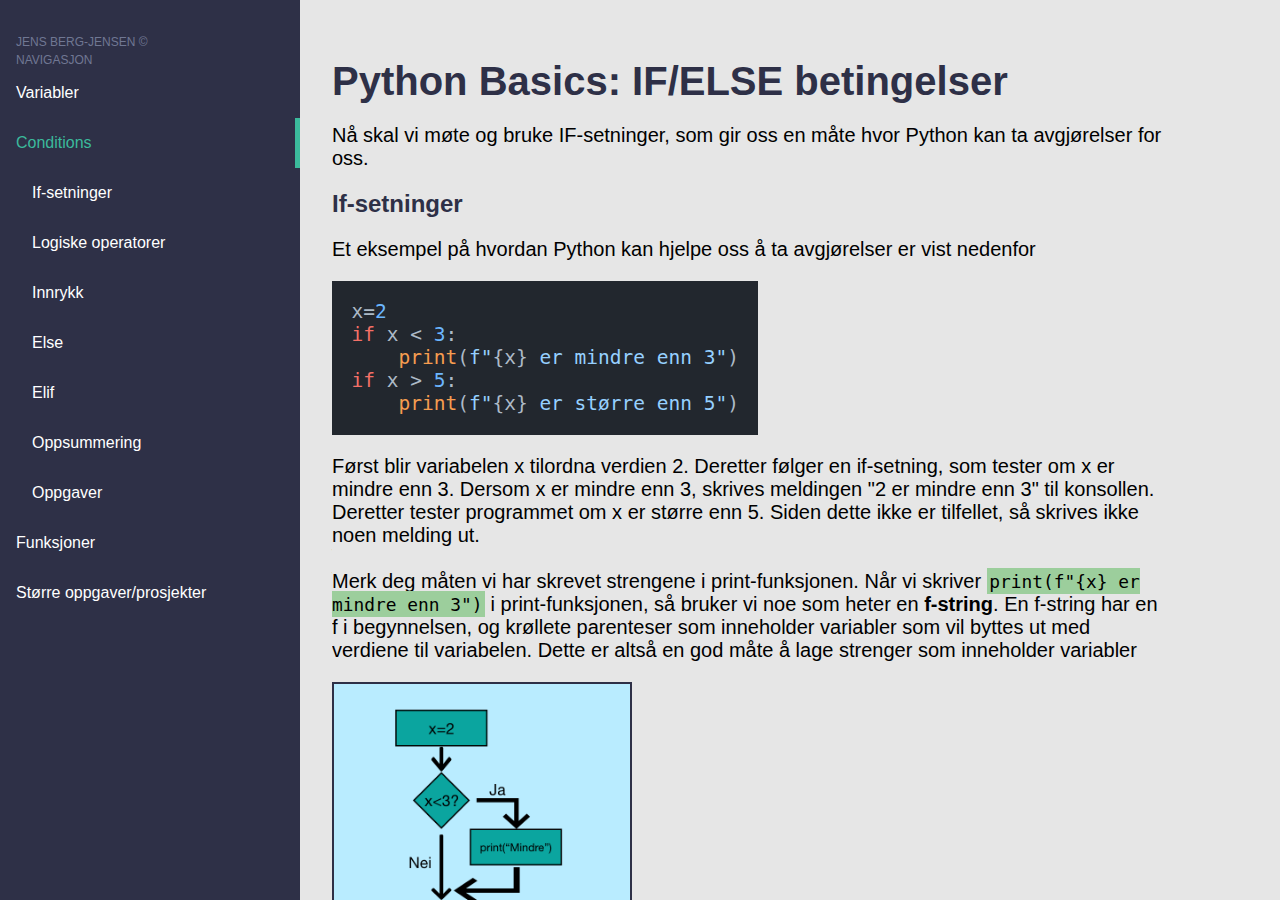
<file: kurs/conditionsside.html>
<!DOCTYPE html>
<html lang="en">
    <head>
        <meta charset="utf-8">
        <meta name="viewport" content="width=device-width, initial-scale=1" />
        <title>Python | Betingelser</title>
        <link rel="stylesheet" href="../styles/style.css">
        <link rel="stylesheet" href="../styles/sidebar.css">
        <link rel="stylesheet" href="../styles/content.css">
        <link rel="stylesheet" href="../styles/highlight/styles/github-dark-dimmed.min.css">
    </head>
    <body>
        <div id="container">
            <div class="menu-toggle">
                <div class="hamburger">
                    <span></span>
                </div>
            </div>
            <aside class="sidebar">
                <span class="menutitle">Jens Berg-Jensen &#169;</span><br>
                <span class="menutitle">Navigasjon</span>  
                <nav class="menu">
                    <ul>
                        <li><a href="variablerside.html" class="menu-item">Variabler</a></li>
                        <li><a href="conditionsside.html" class="menu-item is-active">Conditions</a>
                            <ul>
                                <li><a href="#if-setninger" class="menu-item-sub">If-setninger</a></li>
                                <li><a href="#logiskeoperatorer" class="menu-item-sub">Logiske operatorer</a></li>
                                <li><a href="#innrykk" class="menu-item-sub">Innrykk</a></li>
                                <li><a href="#else" class="menu-item-sub">Else</a></li>
                                <li><a href="#elif" class="menu-item-sub">Elif</a></li>
                                <li><a href="#oppsummering" class="menu-item-sub">Oppsummering</a></li>
                                <li><a href="#oppgaver" class="menu-item-sub">Oppgaver</a></li>


                            </ul>
                        </li>
                    </ul>
                    <a href="funksjoner.html" class="menu-item">Funksjoner</a>
                    <a href="prosjekter.html" class="menu-item">Større oppgaver/prosjekter</a>
                </nav>

            </aside>
            <main class="content">
                <div class="inner">
                    <header> 
                        <span class="headertitle" id="headertitle">Python Basics: IF/ELSE betingelser</span>
                        <span class="headertext">Nå skal vi møte og bruke IF-setninger, som gir oss en måte hvor Python kan ta avgjørelser
                            for oss.  
                        </span>
                    </header>
                    <section id="if-setninger">
                        <span class="paragraph-header">If-setninger</span>
                        <span class="text">
                        Et eksempel på hvordan Python kan hjelpe oss å ta avgjørelser er vist nedenfor</span>
<pre><code class="language-python">x=2
if x < 3:
    print(f"{x} er mindre enn 3")
if x > 5: 
    print(f"{x} er større enn 5")
</code></pre>
                        <span class="text">
                            Først blir variabelen x tilordna verdien 2. Deretter følger en if-setning, som tester om x er mindre enn 3. Dersom
                            x er mindre enn 3, skrives meldingen "2 er mindre enn 3" til konsollen. 
                            Deretter tester programmet om x er større enn 5. Siden dette ikke er tilfellet, så skrives ikke noen melding ut.
                            <br><br>
                            Merk deg måten vi har skrevet strengene i print-funksjonen. Når vi skriver <code>print(f"{x} er mindre enn 3")</code>
                            i print-funksjonen, så bruker vi noe som heter en <b>f-string</b>. En f-string har en f i begynnelsen, og krøllete parenteser
                            som inneholder variabler som vil byttes ut med verdiene til variabelen. Dette er altså en god måte å lage strenger som inneholder
                            variabler
                             
                            

                        </span>
                        <img src="../img/flytskjema.png" class="operatorer">
                        <span class="text">Koden til et if-uttrykk blir bare kjørt dersom resultatet av spørsmålet som blir stilt er sant (<b>True</b>). Dersom
                            resultatet av spørsmålet ikke er sant (<b>False</b>), så blir linjen hoppet over.
                            I hvilke tilfeller vil ifølge flytdiagrammet ovenfor linjen "Større" blir printet av programmet?</span>
                    </section>
                    <section id="logiskeoperatorer">
                        <span class="paragraph-header">Logiske operatorer</span>
                        <span class="text">Vi kan gjøre mer enn bare å sjekke om et tall er mindre eller større enn 
                            et annet. Listen nedenfor viser de ulike <em>logiske operatorene</em> man kan teste. 
                        </span>
                        <img src="../img/linop.png" class="operatorer">
                        <span class="text">Det finnes i tillegg tre logiske operatorer som er gitt nedenfor, med et eksempel. 
                        </span>
                        <ul class="unummerliste">
                            <li><b>and:</b> <code>x > 0 and x < 10</code> gir True, dersom x er større enn null <b>og</b> mindre enn 10. </li>
                            <li><b>or:</b> <code>x > 0 or x < 10</code> gir True, dersom x er <b>enten</b> større enn null <b>eller</b> mindre enn 10 </li>
                            <li><b>not:</b> <code>not x < 10</code> gir True, dersom x <b>ikke</b> er mindre enn 10</li>
                        </ul>

                        <span class="text">Du kan på denne måten spesifisere ganske klart til Python hvordan du vil at valg skal tas. Prøv deg frem i det interaktive Python-vinduet nedenfor. 
                            Få Python til å printe en melding, slik at den bare printer meldingen når noen begrensninger er oppfylt med de logiske operatorene. 
                        </span>
                        
                    </section>    
                    <section id="innrykk">
                    <span class="paragraph-header">Innrykk</span>
                    <span class="text">Innrykk spiller en viktig rolle i Python. Hver gang du skriver if-setninger, så må 
                        du innrykke koden som skal skje dersom if-setningen gir True resultat. Reduser innrykket for å avslutte if-blokken.
                        I bildet nedenfor kan du se at vi har en if-setning inni en annen if-setning.</span>
<pre><code class="language-python">x=20
if x > 10:
    print(f"{x} er større enn 10")
    if x < 30: 
        print(f"{x} er mellom 10 og 30")</code></pre>                        
                    </section>   
                    <section id="else">
                        <span class="paragraph-header">Else:</span>
                        <span class="text">
                            Noen ganger ønsker vi at Python skal kjøre en blokk kode dersom et logisk uttrykk 
                            er True, og en annen type kode dersom det logiske uttrykket er False. En analogi er når man går på en sti, Dette er tilfellet når man må velge
                            en vei: som når man går på en sti og stien splittes i to retninger, høyre og venstre.
                            Valgets krav styrer vi med kodeordene <code>if/else</code>. 
                        </span>
<pre><code class="language-python">x=20
if x > 10:
    print(f"{x} er større enn 10")
else: 
    print(f"{x} er 10 eller lavere")</code></pre>   
                        <span class="text">Her tildeles variabelen x verdien 20. Deretter sjekkes det om x er større enn 10. Dersom resultatet
                            av dette spørsmålet er True, så skrives meldingen "Høyere" til konsollen. Dersom resultatet er False, så printes "Lavere". </span>
                    </section>
                    <section id="elif">
                        <span class="paragraph-header">Elif:</span>
<pre><code class="language-python">x=20
if x < 5:
    print("Small")
elif x < 10:
    print("Medium")
else:
    print("Large")</code></pre>
                               <span class="text">Elif brukes dersom man skal teste for flere forhold. I koden 
                            over så sjekkes først om x er mindre enn 5. Hvis resultatet på denne testen gir True, så printes "Small", også avsluttes koden.
                            Dersom resultatet er False, så går vi videre til <code>elif x<10</code>. Hvis denne testen gir True, så printes "Medium", også avsluttes
                            koden. Dersom resultatet av denne testen også er False, så vil det som står under else skje, og "Large" skrives til konsollen.
                            Du kan ha mange elifs! Det er da viktig at du har satt de opp riktig, slik at prioriteringene er riktig. 
                        </span>
                    </section>
                    <section id="oppsummering">
                        <span class="paragraph-header">Oppsummering:</span>
                        <figure>
                            <img src="../img/flowchart.png">
                            <figcaption>Bildet er hentet fra <a href="https://www.tutlane.com/tutorial/python/python-elif-statement"> Tutlane</a></figcaption>
                        </figure>
                        <span class="text">
                            For å oppsummere, så kan Python gjøre avgjørelser for oss når det gjelder spørsmål som enten er True eller False.
                            </span>
                            <ol class="nummerliste">
                                <li>Sjekker if-setningen: Dersom resultatet er True så kjøres if-blokken og testingen stoppes.</li>
                                <li>Dersom resultatet gir False, går programmet til første elif-setning. Dersom det gir True så kjøres elif-blokken og testingen stoppes. </li>
                                <li>Gjør steg 2 til alle elif-blokker er sjekket.</li>
                                <li>Dersom alle testene returnerer False, så kjøres else-blokken og testingen stoppes.</li>
                            </ol>
                    </section>
                    <section id="oppgaver">
                        <span class="paragraph-header">Oppgaver</span>
                        <span class = "text">Generelt når det gjelder oppgavene, så skal det du gjør og det 
                        sekvenser av koden gjør kommenteres med #.
                        </span>
                        
                        <span class = "task-header">Oppgave 2.1</span>
                        <span class = "text">
                            Ta inn to tall der du sjekker om det andre er større enn det første i en variabel. 
                            Skriv ut resultatet av sjekken.
                        </span>

                        <span class = "task-header">Oppgave 2.2</span>
                        <span class = "text">
                            Sjekk om 50/3 er større enn 20, og print ut fornuftige resultater.        
                        </span>
                        
                        <span class = "task-header">Oppgave 2.3</span>
                        <span class = "text">
                            Prøv deg frem med %-operatoren (modulo). 
                            10%3, 17%2, 17%3, 17%6. Skriv i koden din hvordan modulo fungerer.
                        </span>
                        <span class = "task-header">Oppgave 2.4</span>
                        <span class = "text">
                            Lag et program som regner lønnen til en som jobber hos en bilselger. Bilselgeren tjener 500 kr for hver bil han selger. Dersom han 
                            selger over 70 biler får han en bonus på 5000 kr. Ta deretter inn hvor mange biler han har solgt, og kriv til konsoll.            
                        </span>

                        <span class = "task-header">Oppgave 2.5</span>
                        <span class = "text">
                            Test ut de forskjellige betingelsene <, >, <=, >=, == og != på noen variabler. 
                        </span>
                        <span class = "task-header">Oppgave 2.6</span>
                        <span class = "text">
                        Lag en enkel nøstet if-setning. Den skal først sjekke og en variabel er større enn et tall, og så sjekke om variabelen modulo 1 (%) blir akkurat 1. 
                        Dersom det er sant skal det printes «Oddetall!» Dersom det ikke er sant skal det printes «Partall!».
                        </span>
                        <span class = "task-header">Større oppgave 1: Grader</span>
                        <span class = "text">
                            Lag et program som spør om en score mellom 0 og 100, kan for eksempel være resultatet 
                            etter en matteprøve. Basert på scoren, gi eleven en karakter. Velg selv hva karakterskalaen
                            skal være (hvor mye prosent man trenger riktig for å få hver karakter). Gjør slik at dersom
                            en bruker skriver inn en score, så skal programmet regne ut hvilken karakter han skal få. 

                        </span>
                        <span class = "task-header">Større oppgave 2: Stein, saks, papir</span>
                        <span class="text">
                            Stein, saks, papir. Lag et program som spiller stein, saks, papir. Bruk "import random" til å gjøre
                            maskinens valg random, og la brukeren selv velge, slik at det blir et funksjonelt spill.
                            
                        </span>
                        <span class = "task-header">Større oppgave 3: Text-adventure</span>
                        <span class = "text">
                            Lag et text-adventure game. Jeg har startet på et lite text-adventure game her. Bli inspirert av
                            koden, fullfør spillet eller lag ditt helt egne spill! Her er det kreativitet som gjelder, så det 
                            viktig at du bruker god tid på å tenke hva planen er! Hva skal spillet handle om og slikt!               
                        </span>
                        <span class = "task-header">Større oppgave 4: Chatbot</span>
                        <span class = "text">
                            Inspirert av Chatbot-en som ble vist på Audi i november, så prøv å lag en chatbot som basert på din
                            input, gir et svar tilbake. Utforsk hvordan du kan få Chatboten til å alltid bruke en spesifikk farge 
                            i terminalen, også videre.      
                        </span>
                    </section>
                </div>
            </main>
        </div>
    <script src="../index.js"></script>
    <script src="../styles/highlight/highlight.min.js"></script>
    <script>hljs.highlightAll();</script>
    </body>
</html>
</file>
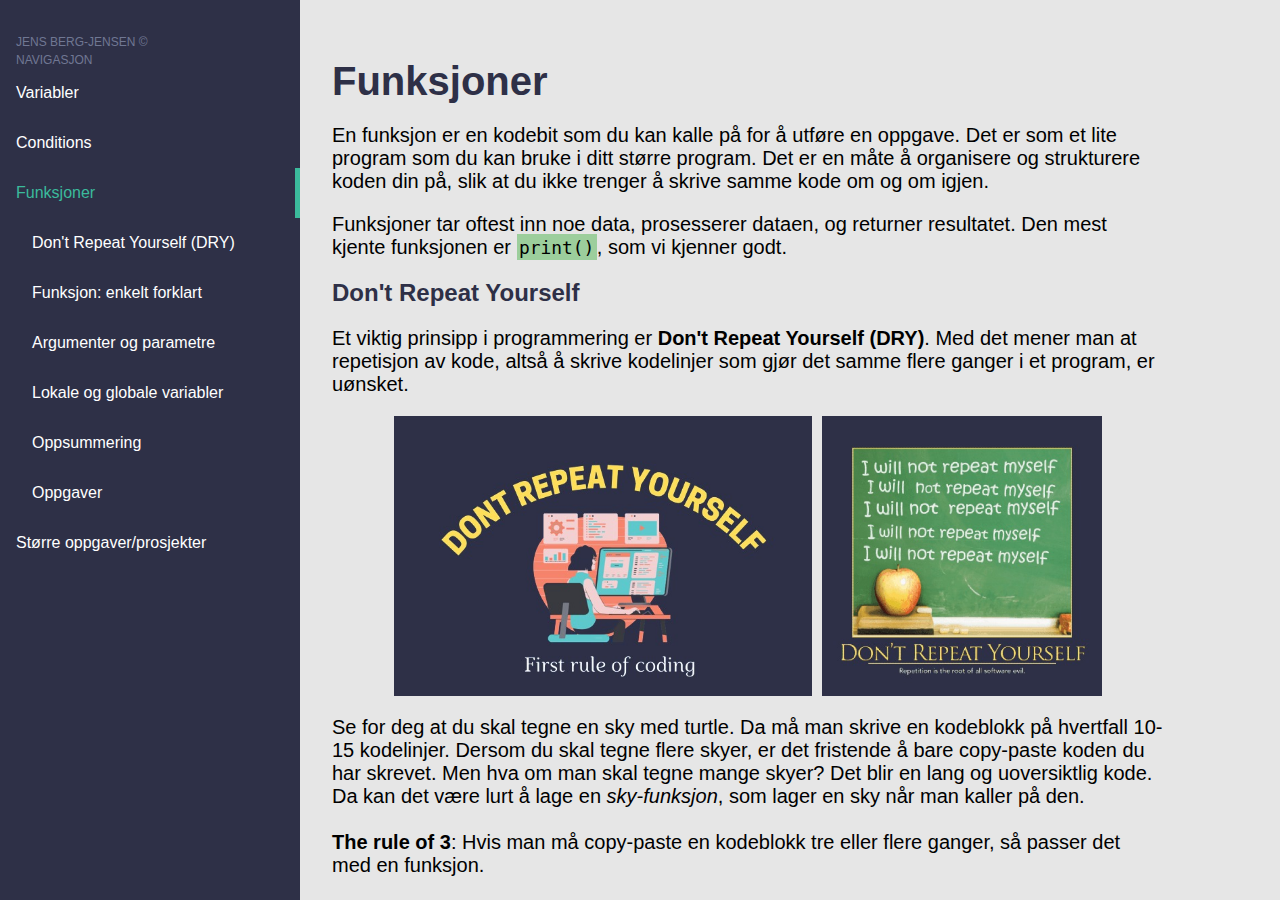
<file: kurs/funksjoner.html>
<!DOCTYPE html>
<html lang="en">
    <head>
        <meta charset="utf-8">
        <meta name="viewport" content="width=device-width, initial-scale=1" />
        <title>Python | Funksjoner</title>
        <link rel="stylesheet" href="../styles/style.css">
        <link rel="stylesheet" href="../styles/sidebar.css">
        <link rel="stylesheet" href="../styles/content.css">
        <link rel="stylesheet" href="../styles/highlight/styles/github-dark-dimmed.min.css">


    </head>
    <body>
        <div id="container">
            <div class="menu-toggle">
                <div class="hamburger">
                    <span></span>
                </div>
            </div>
            <aside class="sidebar">
                <span class="menutitle">Jens Berg-Jensen &#169;</span><br>
                <span class="menutitle">Navigasjon</span>  
                <nav class="menu">
                    <ul>
                        <li><a href="variablerside.html" class="menu-item">Variabler</a></li>
                        <li><a href="conditionsside.html" class="menu-item">Conditions</a></li>
                        <li><a href="funksjoner.html" class="menu-item is-active">Funksjoner</a>
                            <ul>   
                                <li><a href="#lagringoggjenbruk" class="menu-item-sub">Don't Repeat Yourself (DRY)</a></li>
                                <li><a href="#funksjoner" class="menu-item-sub">Funksjon: enkelt forklart</a></li>
                                <li><a href="#argumenter" class="menu-item-sub">Argumenter og parametre</a></li>
                                <li><a href="#lokaleglobale" class="menu-item-sub">Lokale og globale variabler</a></li>
                                <li><a href="#oppsummering" class="menu-item-sub">Oppsummering</a></li>
                                <li><a href="#oppgaver" class="menu-item-sub">Oppgaver</a></li>
                            </ul>
                        </li>
                    </ul>
                    <a href="prosjekter.html" class="menu-item">Større oppgaver/prosjekter</a>
                </nav>

            </aside>
            <main class="content">
                <div class="inner">
                    <header> 
                        <span class="headertitle">Funksjoner</span>
                        <span class="headertext">En funksjon er en kodebit som du kan kalle på for å utføre en oppgave. 
                            Det er som et lite program som du kan bruke i ditt større program. Det er en måte å organisere og strukturere koden din på, 
                            slik at du ikke trenger å skrive samme kode om og om igjen. 
                        </span>
                        <span class="headertext">
                            Funksjoner tar oftest inn noe data, prosesserer 
                            dataen, og returner resultatet. Den mest kjente funksjonen er <code>print()</code>, som vi kjenner godt.
                        </span>
                    </header>
                    <section id="lagringoggjenbruk">
                        <span class="paragraph-header">Don't Repeat Yourself</span>
                        <span class="text">Et viktig prinsipp i programmering er <b>Don't Repeat Yourself (DRY)</b>. Med det mener man at repetisjon av kode, altså å skrive 
                            kodelinjer som gjør det samme flere ganger i et program, er uønsket.
                        </span>
                        <div class="twopictures">
                            <img src="../img/dry.png"> 
                            <img src="../img/dry2.png">
                        </div>
                        <span class="text">Se for deg at du skal tegne en sky med turtle. Da må man skrive en kodeblokk på hvertfall 10-15 kodelinjer. Dersom du skal tegne flere skyer, er det fristende å 
                            bare copy-paste koden du har skrevet. Men hva om man skal tegne mange skyer? Det blir en lang og uoversiktlig kode. Da kan det være lurt å lage en <em>sky-funksjon</em>, som 
                            lager en sky når man kaller på den.
                            <br><br>
                            <b>The rule of 3</b>: Hvis man må copy-paste en kodeblokk tre eller flere ganger, så passer det med en funksjon. 
                            <br><br>
                            De to viktigste grunnene til å bruke funksjoner er følgende: 
                        </span>
                        <ol class="nummerliste">
                            <li><b>Readability:</b> Lesbarhet, det å holde koden konsis og lettlest for andre. Ved å unngå gjentakende kodelinjer blir koden mer lesbar og oversiktlig.    
                            </li>
                            <li><b>Debugging:</b> Funksjoner gjør det lettere å feilsøke problemet. Med mye gjentakende kode kan det være vanskelig å finne en feil i koden, og når feilen først
                            er funnet, så må den fikses i hver gjentakende kodeblokk.</li>
                        </ol>
                        
                    </section>
                    <section id="funksjoner">
                        <span class="paragraph-header">Funksjon: enkelt forklart</span>
                        <span class="text">I programmet nedenfor har vi en funksjon. Funksjonen har vi gitt navnet <code>presentering()</code>, og 
                        brukes til å hilse og presentere navnet "Jens".</span>
<pre><code class="language-python">def presentering():
    print("Hei")
    print("Jeg heter Jens")

presentering()
</code></pre>
                        <iframe src="https://trinket.io/embed/python3/96013a96ea?start=result" width="100%" height="225" 
                            frameborder="0" marginwidth="0" marginheight="0" allowfullscreen fontsize: "13"></iframe>

                        <span class="text">
                            Det første ordet <code>def</code>, står for <em>defined function</em>. Som if/else-setninger, ender def 
                            med en kolon og en innrykket blokk med kode. Med def blir ikke noe kode kjørt. Def <b>lager</b> en kodeblokk, og deretter <b>lagrer</b> kodeblokken med et valgfritt navn, 
                            slik at den kan bli gjenbrukt senere. Denne gjenbrukbare kodeblokken med et navn er det vi kaller en <b>funksjon</b>.
                        </span>
                        <span class="text">Hver gang vi kaller på 
                        presentering(), så skrives meldingen "Hei" og "Jeg heter Jens" til terminalen. For å kalle på funksjonen, 
                        så skriver man bare navnet på funksjonen. Hvis du vil at funksjonen skal kjøre flere ganger, så
                        er det bare å kalle på funksjonen flere ganger. 
                        </span>
                        <span class="text"><span style="color: brown; font-weight: bold;">Oppgave:</span> Lag en funksjon som printer meldingen "Hello World" 4 ganger når den blir kalt på.</span>
                        
                        <button id ="solutionbutton" onclick="showSolution()" type="button">Løsning</button>
                        <div id = "solution">
                            <span class="text" style="color:white;">Et alternativ til koden nedenfor hadde vært å bruke løkker. Det kommer mer om senere</span>

<pre><code class="language-python">def hei_verden():
    print("Hello World")
    print("Hello World")
    print("Hello World")
    print("Hello World")
hei_verden()
</code></pre>
                        </div>
                    </section>
                    <section id="argumenter">
                        <span class="paragraph-header">Argumenter og parametre</span>
                        <span class="text">
                        Funksjonen nedenfor 
                        er lagd for å regne ut summen av to tall. I parentesen har vi satt inn bokstavene a og b. a og b er funksjonens <b>parametre</b>. En parameter er en variabel som kan brukes
                        i funksjonen. 
                        </span>

<pre><code class="language-python">def sum(a,b): 
    """beregner summen av to tall a og b"""
    return a+b

total = sum(10,20)
print(total)
</code></pre>
                        <span class="text">
                        En funksjon som er laget på en god måte, vil alltid returnere noe etter at den har blitt kjørt. 
                        I eksemplet ovenfor vil vi sitte igjen med summen av to tall a og b. For å kunne bruke summen av a og b videre i programmet, så skriver vi <code>return a+b</code> 
                        i funksjonen. 
                        <br><br>
                        Den neste linjen <code>total = sum(10,20)</code> lager en variabel som heter total, og tilordner den verdien av summen som returneres når man kaller på 
                        funksjonen med tallene 10 og 20. Tallene vi skriver i parentesen når vi kaller på funksjonen er funksjonens <b>argumenter</b>. 
                        <br><br>
                        Det er viktig at rekkefølgen på argumentene når man kaller på funksjonen samsvarer med rekkefølgen på parametrene når man lager funksjonen. 
                        Det første argumentet vi skriver blir lagret som den første parameteren (<code>a=10</code>, <code>b=20</code>).
                        <br><br>
                        Summen av tallene, 30, blir returnert av funksjonen,
                        og lagret i variabelen total, som vi kan bruke videre i programmet. Til slutt blir verdien til total printet ut. 
                        </span>

                        
                    </section>    
                    <section id="lokaleglobale">
                        <span class="paragraph-header">Lokale og globale variabler</span>
                        <span class="text">
                            Når man jobber med funksjoner, finnes det to typer variabler. Lokale variabler blir deklarert 
                            inni funksjonen, og kan bare brukes i funksjonen. Eksempel:
                        </span>
<pre><code class="language-python">def hils(navn):
    hilsen = f"Hei {navn}"
    print(hilsen)

hils("Jens") # printer "Hei Jens"
print(hilsen) # gir error, siden hilsen er en lokal variabel
</code></pre>
                        <span class="text">
                            Globale variabler derimot blir deklarert utenfor funksjonen, og kan brukes hvor som helst i programmet. Eksempel:
                        </span>
<pre><code class="language-python">hilsen = "Hello World"
def hils(navn):
    print(f"{hilsen} {navn}")

hils("Jens") # printer "Hello World Jens"
print(hilsen) # printer "Hello World"
</code></pre>
                    <span class="text">
                        Det er generelt en god ide å ikke bruke globale variabler, siden de kan gjøre det vanskeligere å 
                        forstå og ivareta koden. Lokale variabler er bedre, siden de har et mer begrenset omfang, og unngår 
                        konflikter med andre variabler i koden.  
                    </span>
                    </section>
                    <section id="oppsummering">
                        <span class="paragraph-header">Oppsummering</span>
                        <img class="newfoto" src="../img/pythonfunc.jpeg">
                        <span class="text">Vi bruker def til å si til Python at vi 
                            skal lage en funksjon. Deretter gir vi funksjonen et navn, fulgt opp av en parentes. I parentesen 
                            setter vi inn eventuelle parametre, som kan brukes som variabler inni funksjonen. 
                            <br><br>
                            All kode som er en del av funksjonen er innrykket. Funksjonen returnerer en verdi (i dette tilfellet a+b).
                            For å kjøre funksjonen kaller man på funksjonsnavnet med argumentene som du vil bruke. 
                            <br><br>
                            Lokale variabler defineres i funksjonen, mens globale variabler defineres utenfor funksjonen. 
                        </span>
                        
                        </section>   
                    <section>
                        <span class="paragraph-header">Viktige innebygde Python-funksjoner</span>
                        <span class="text">Her har jeg samlet en del viktige Python-funksjoner som kan være nyttige å kunne:</span>
<pre><code class="language-python">a = "Hello world"
len(a) # gir lengden av strengen: 5
a.upper() #gjør bokstavene til strengen store: HELLOWORLD
a.lower() #motsatt av kodelinjen over: helloworld
a.strip() #fjerner mellomrom i strengen: Helloworld
a.replace("o", "a") #bytter o med a i strengen: Hella warld
abs(-10/5) #gir absoluttverdien: 2
round(-4/3) #runder av svaret: -1
min(3,2,5) #gir minste tallet fra argumentene: 2
max(3,2,5) #gir høyeste tallet fra argumentene: 5
b = True 
type(b) #gir datatypen: bool 
</code></pre>
                    </section>
                    <section id="oppgaver"> 
                        <span class="paragraph-header">Oppgaver</span>
                        <span class = "text">Generelt når det gjelder oppgavene, så skal det du gjør og det 
                        sekvenser av koden gjør kommenteres med #.
                        </span>
                        
                        <span class = "task-header">Oppgave 2.1</span>
                        <span class = "text">
                            Skriv en funksjon som tar et enkelt heltallparameter og skriver ut 'positiv' 
                            hvis tallet er større enn 0, og 'negativ' hvis tallet er mindre enn 0.
                        </span>

                        <span class = "task-header">Oppgave 2.2</span>
                        <span class = "text">
                            Skriv en funksjon som tar to heltallparametre og skriver ut 'equal' hvis de to tallene er 
                            like, 'greater' hvis det første tallet er større enn det andre, og 'smaller' hvis det første tallet er mindre enn det andre.
                        </span>
                        <span class = "task-header">Oppgave 2.3</span>
                        <span class = "text">
                            Skriv en funksjon som tar to heltallsparametre og enten returnerer summen, subtraksjonen og multiplikasjonen avhengig av bruker-input.
                        </span>
                        <span class = "task-header">Oppgave 2.4</span>
                        <span class = "text">
                            Skriv en funksjon som tar tre heltallparametre og 
                            skriver ut summen av de tre tallene, etterfulgt av gjennomsnittet av de tre tallene.
                        </span>
                        <span class = "task-header">Oppgave 2.5</span>
                        <span class = "text">
                            Skriv en funksjon som tar inn et heltall som argument, og skriver en melding dersom 1) alderen er under 18, 2) alderen er mellom 18
                            og 21, og 3) alderen er over 21. 
                        </span>
                        <span class = "task-header">Oppgave 2.6</span>
                        <span class = "text">
                            Omskriv funksjonen fra tidligere slik at den definerer en funksjon "computergrade()" som tar inn en score som en parameter, og returnerer
                            karakteren til eleven som en streng.
                        </span>
                        <span class = "task-header">Oppgave 2.7</span>
                        <span class = "text">
                            Skriv en Python-funksjon som tar et tall som parameter og sjekker om tallet er primtall eller ikke.
                        </span>

                    </section>
                </div>
            </main>
        </div>
    <script src="../index.js"></script>
    <script src="../styles/highlight/highlight.min.js"></script>
    <script>hljs.highlightAll();</script>
    </body>
</html>
</file>
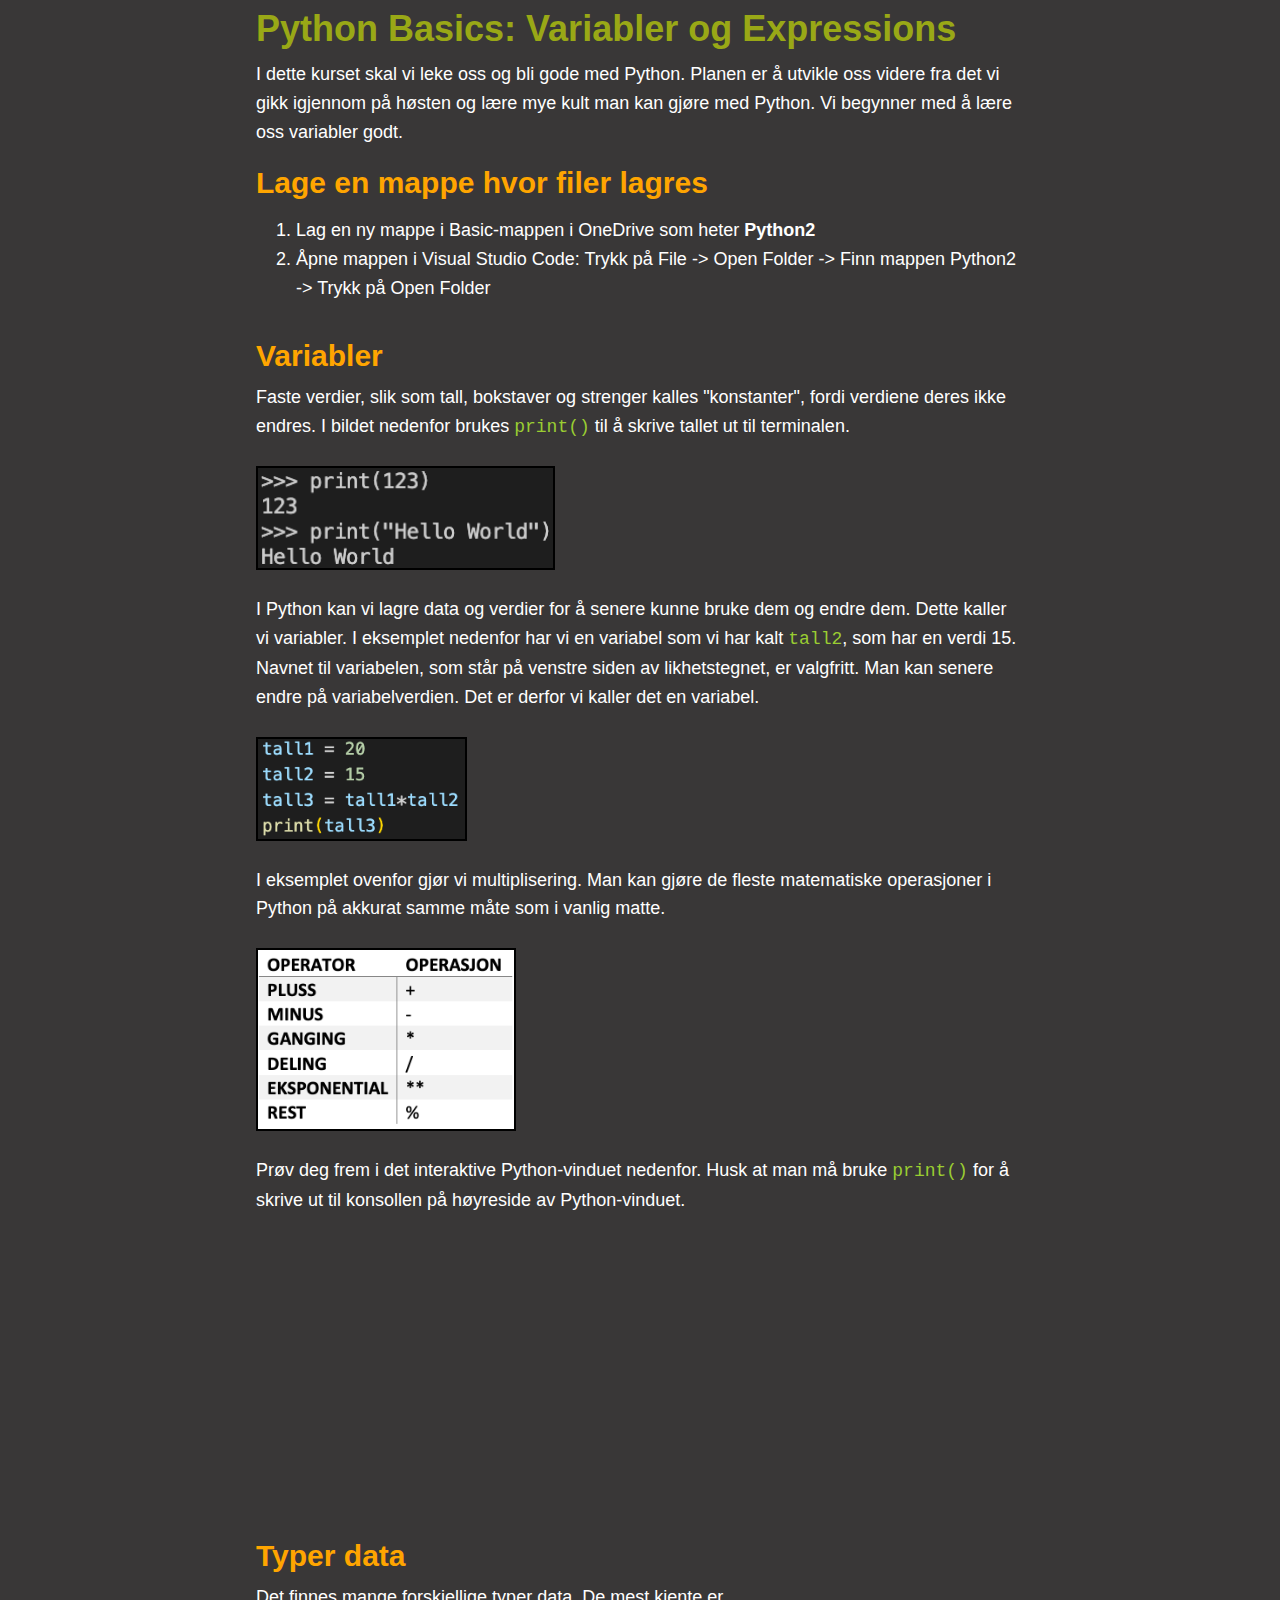
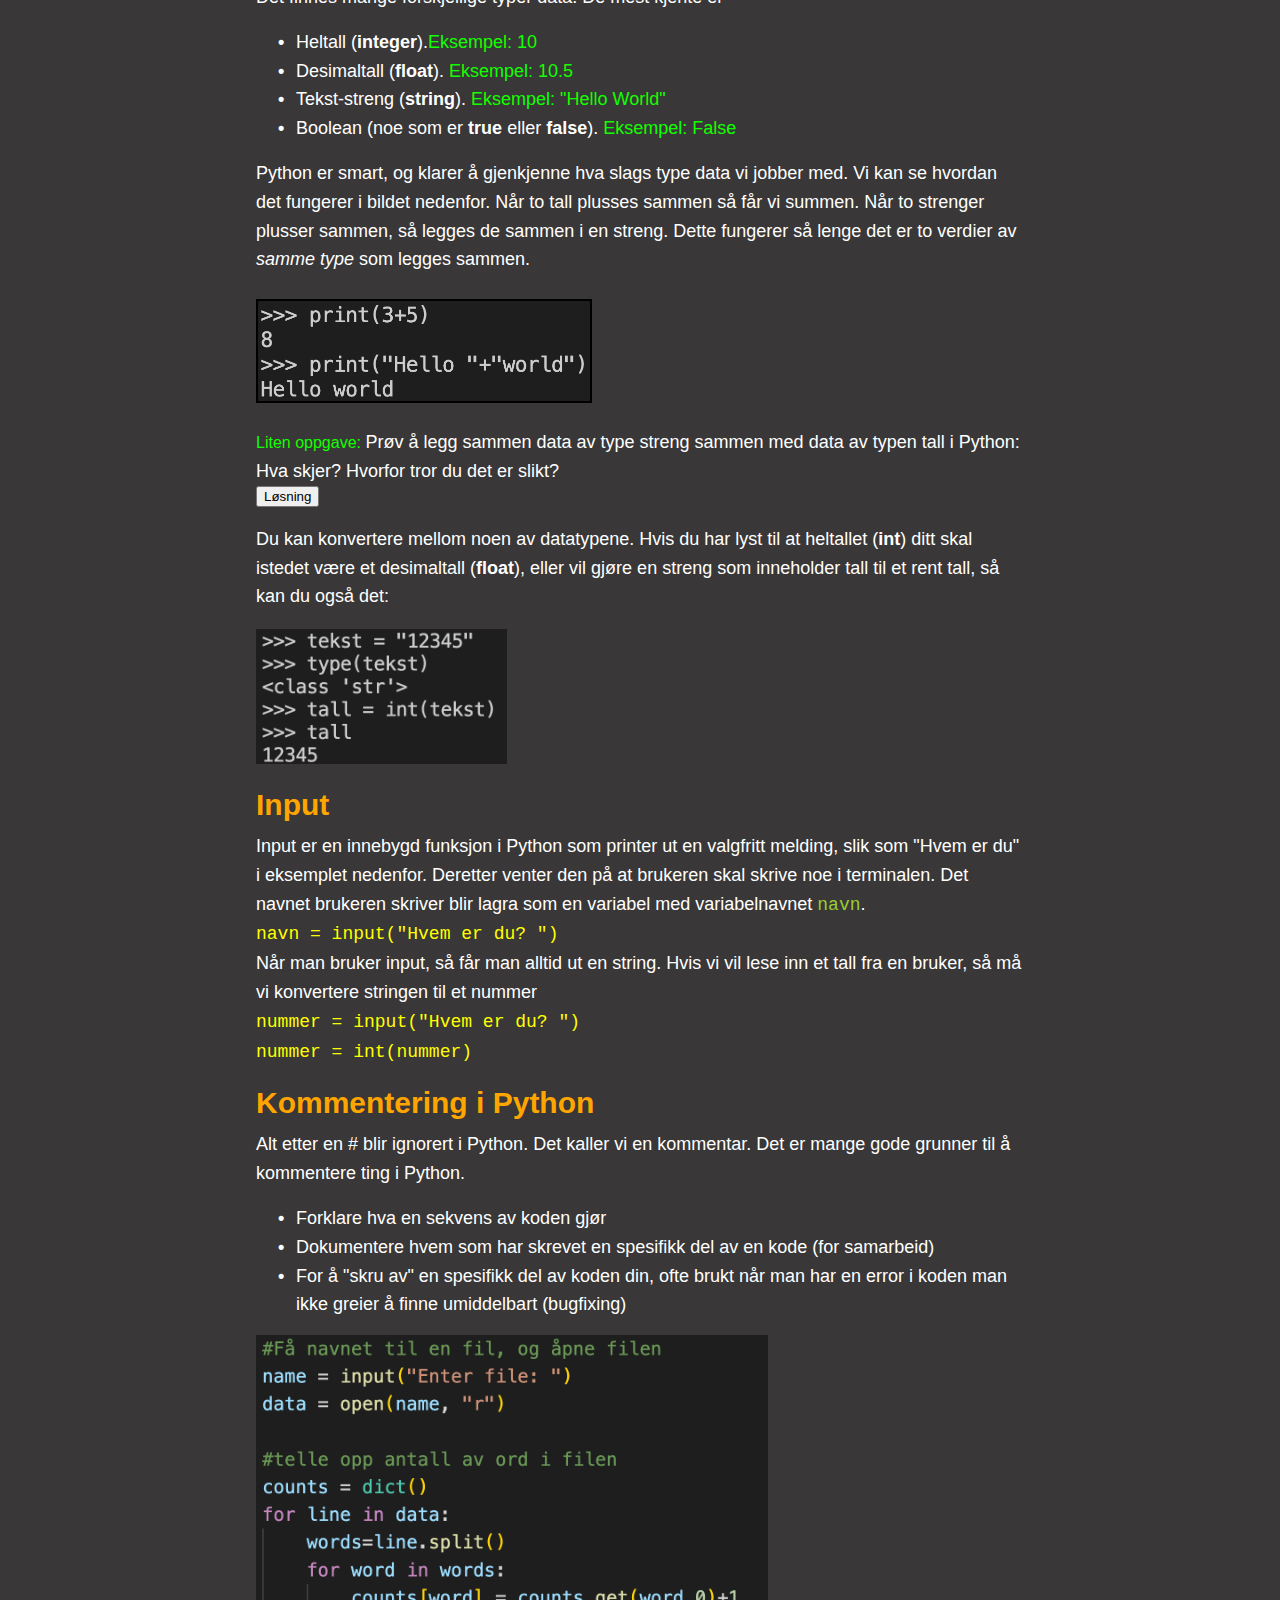
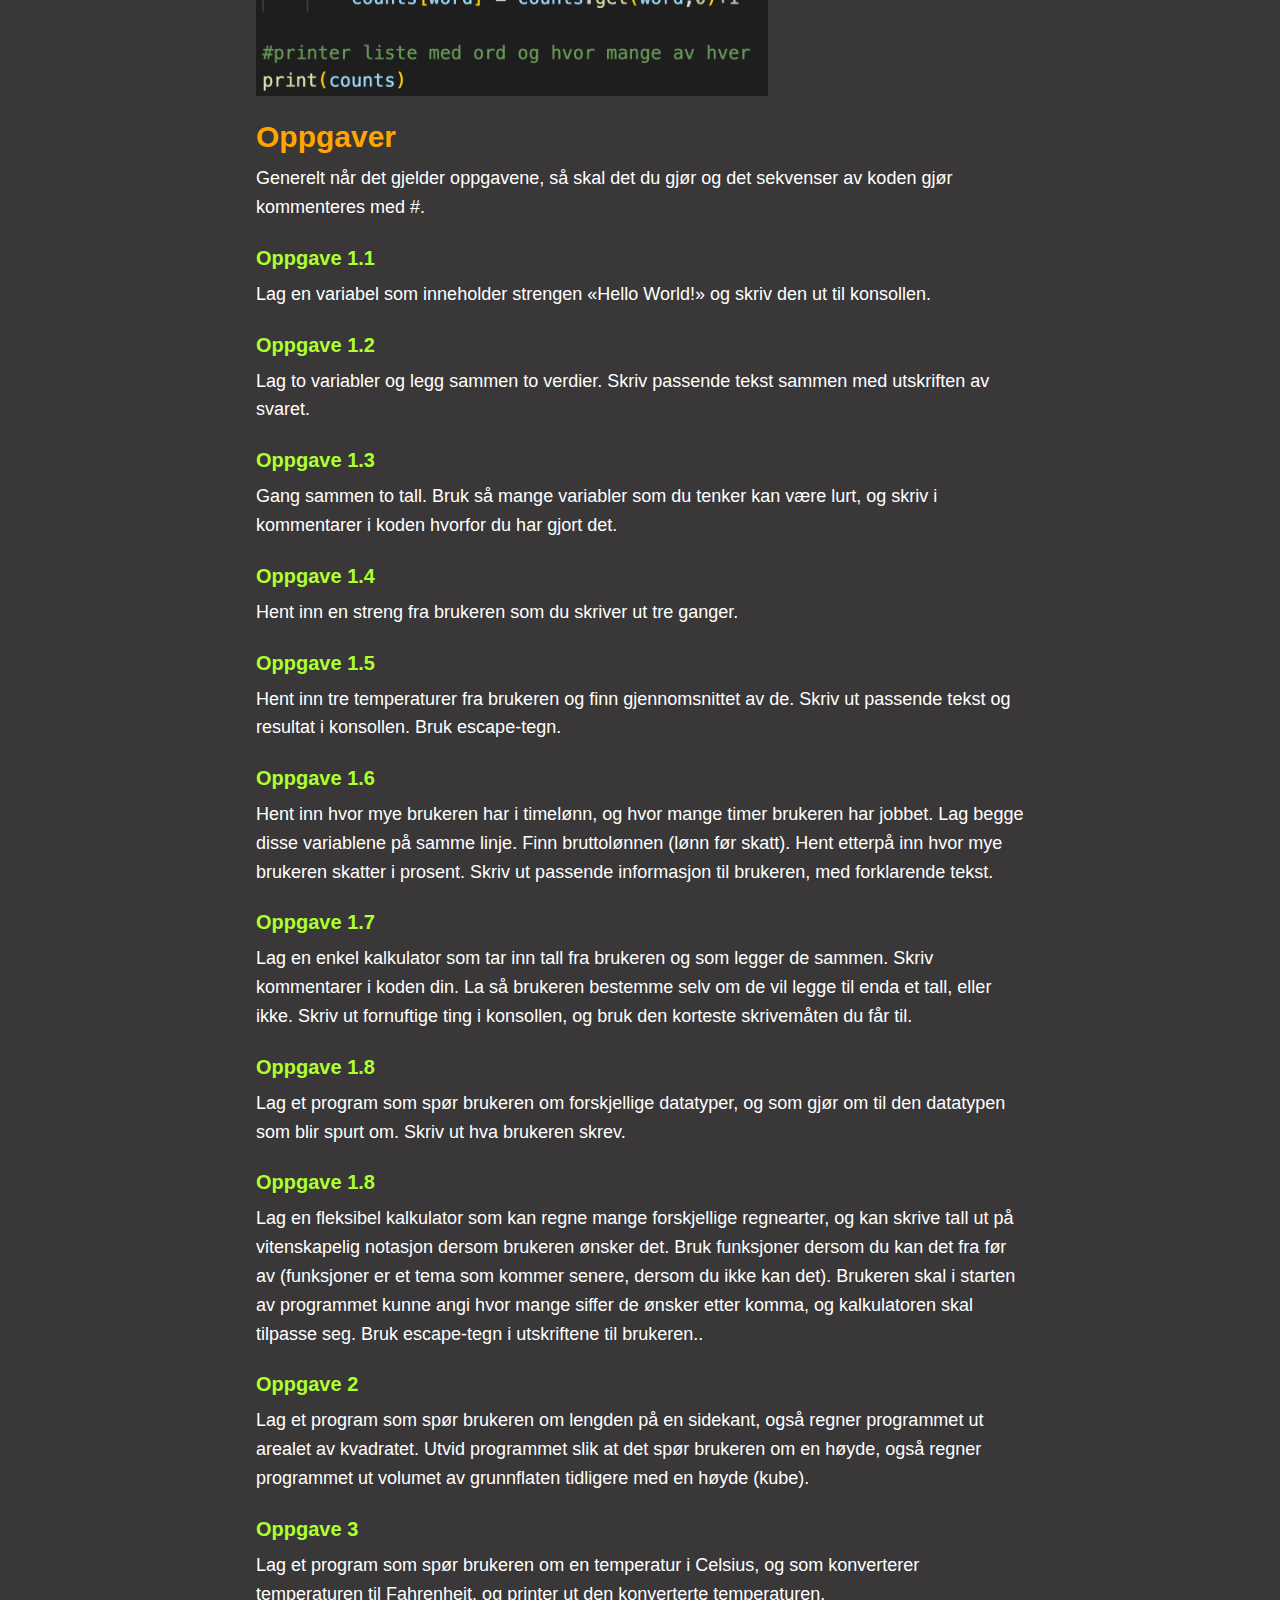
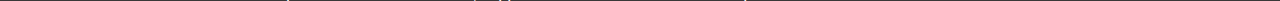
<file: kurs/storeoppgaver.html>
<!DOCTYPE html>
<html lang="en">
    <head>
        <meta charset="utf-8">
        <meta name="viewport" content="width=device-width, initial-scale=1" />
        <title>Python 2</title>
        <link rel="stylesheet" href="../styles/styles.css">

    </head>
    <body>
        
        <div id="container">
            <div class="header">
                <span class="headertext">Python Basics: Variabler og Expressions</span>
                <span class="text">I dette kurset skal vi leke oss og bli gode med Python. Planen er å utvikle oss videre fra det vi gikk igjennom på høsten
                    og lære mye kult man kan gjøre med Python. Vi begynner med å lære oss variabler godt.
                </span>
            </div>
            <div class="section">
                <span class="paragraph-header">Lage en mappe hvor filer lagres</span>
                <ol class = "nummerliste">
                    <li>Lag en ny mappe i Basic-mappen i OneDrive som heter <b>Python2</b></li>
                    <li>Åpne mappen i Visual Studio Code: Trykk på File -> Open Folder -> Finn mappen Python2 -> Trykk på Open Folder</li>
                </ol> 
            </div>
            <div class="section">
                <span class="paragraph-header">Variabler</span>
                <span class = "text">Faste verdier, slik som tall, bokstaver og strenger kalles "konstanter", fordi verdiene deres ikke endres. I bildet nedenfor
                        brukes <code>print()</code> til å skrive tallet ut til terminalen.
                </span>
                <img class="kode" src="../img/konstanter.png">
                <span class="text">I Python kan vi lagre data og verdier for å senere kunne bruke dem og endre dem. Dette kaller vi variabler. 
                I eksemplet nedenfor har vi en variabel som vi har kalt <code>tall2</code>, som har en verdi 15. Navnet til variabelen, 
                som står på venstre siden av likhetstegnet, er valgfritt. Man kan senere endre på variabelverdien. Det er derfor vi kaller det en variabel. 
                </span>
                <img class="kode" src="../img/variabler.png">
                <span class="text">
                I eksemplet ovenfor gjør vi multiplisering. Man kan gjøre de fleste matematiske operasjoner i Python
                på akkurat samme måte som i vanlig matte. 
                </span>
                <img class = "operatorer" src="../img/operatorer.png">
                <span class="text">
                Prøv deg frem i det interaktive Python-vinduet nedenfor. 
                Husk at man må bruke <code>print()</code> for å skrive ut til konsollen på høyreside av Python-vinduet.
                </span>
                <iframe src="https://trinket.io/embed/python3/8dfcef9a13" width="100%" height="300" 
                frameborder="0" marginwidth="0" marginheight="0" allowfullscreen></iframe>
                
            </div>
            <div class = "section">
                <span class="paragraph-header">Typer data</span>
                <span class="text">Det finnes mange forskjellige typer data. De mest kjente er 
                </span>
                <ul class="unummerliste">
                    <li>Heltall (<b>integer</b>).<span style="color:rgb(17, 255, 0)">Eksempel: 10</span></li>
                    <li>Desimaltall (<b>float</b>). <span style="color:rgb(17, 255, 0)">Eksempel: 10.5</span></li>
                    <li>Tekst-streng (<b>string</b>). <span style="color:rgb(17, 255, 0)">Eksempel: "Hello World"</span></li>
                    <li>Boolean (noe som er <b>true</b> eller <b>false</b>). <span style="color:rgb(17, 255, 0)">Eksempel: False</span></li>
                </ul>
                <span class="text">
                    Python er smart, og klarer å gjenkjenne hva slags type data vi jobber med. Vi kan 
                    se hvordan det fungerer i bildet nedenfor. Når to tall plusses sammen så får vi 
                    summen. Når to strenger plusser sammen, så legges de sammen i en streng. Dette fungerer
                    så lenge det er to verdier av <i>samme type</i> som legges sammen. 
                </span>
                <img class="kode" src="../img/types.png">
                <span style="color:rgb(17, 255, 0)">Liten oppgave:</span> <span class="text">Prøv å legg sammen data av type streng
                sammen med data av typen tall i Python: Hva skjer? Hvorfor tror du det er slikt?</span>
                </span>
                <br>
                <button id ="solutionbutton" onclick="showSolution()">Løsning</button>
                <div id = "solution">
                    <span class="solution-text">Lorem ipsum dolor sit amet, consectetur adipisicing elit. Esse, odio. Doloribus commodi vel veritatis harum ea quas eveniet, fugit ex maxime veniam ducimus minus, pariatur, autem nesciunt. Enim, dignissimos quidem?
                    </span>
                </div>
                <br><br>
                <span class="text">
                    Du kan konvertere mellom noen av datatypene. Hvis du har lyst til at heltallet (<b>int</b>)
                    ditt skal istedet være et desimaltall (<b>float</b>), eller vil gjøre en streng som inneholder
                    tall til et rent tall, så kan du også det:
                </span>
                <br><br>
                <img src="../img/strengkonv.png" style="height: 135px">
            </div>
            <div class = "section">
                <span class="paragraph-header">Input</span>
                <span class="text">
                    Input er en innebygd funksjon i Python som printer ut en valgfritt
                    melding, slik som "Hvem er du" i eksemplet nedenfor. Deretter venter den 
                    på at brukeren skal skrive noe i terminalen. Det navnet brukeren skriver 
                    blir lagra som en variabel med variabelnavnet <code>navn</code>.
                    <br>
                    <code style="color: yellow">navn = input("Hvem er du? ")</code><br>
                    Når man bruker input, så får man alltid ut en string. Hvis vi vil
                    lese inn et tall fra en bruker, så må vi konvertere stringen til et 
                    nummer
                    <br><code style="color: yellow">nummer = input("Hvem er du? ")</code><br>
                    <code style="color: yellow">nummer = int(nummer)</code><br>
                </span>
            </div>
            <div class="section">
                <span class="paragraph-header">Kommentering i Python</span>
                <span class="text">
                    Alt etter en # blir ignorert i Python. Det kaller vi en kommentar. Det er mange gode grunner
                    til å kommentere ting i Python.
                </span> 
                <ul class="unummerliste">
                    <li>Forklare hva en sekvens av koden gjør</li>
                    <li>Dokumentere hvem som har skrevet en spesifikk del av en kode (for samarbeid)</li>
                    <li>For å "skru av" en spesifikk del av koden din, ofte brukt når man har en error i 
                        koden man ikke greier å finne umiddelbart (bugfixing)</li>
                </ul>
                <img src="../img/eksempel.png" style = "width:40vw">
                

            </div>
            <div class="section">
                <span class="paragraph-header">Oppgaver</span>
                <span class = "text">Generelt når det gjelder oppgavene, så skal det du gjør og det 
                sekvenser av koden gjør kommenteres med #.
                <br>

                </span>

                <span class = "task-header">Oppgave 1.1</span>
                <span class = "text">
                    Lag en variabel som inneholder strengen «Hello World!» og skriv den ut til konsollen. 
                </span>

                <span class = "task-header">Oppgave 1.2</span>
                <span class = "text">
                    Lag to variabler og legg sammen to verdier. Skriv passende tekst sammen med utskriften av svaret.
                </span>
                <span class = "task-header">Oppgave 1.3</span>
                <span class = "text">
                    Gang sammen to tall. Bruk så mange variabler som du tenker kan være lurt, og skriv i kommentarer i koden hvorfor du har gjort det.                </span>
                
                <span class = "task-header">Oppgave 1.4</span>
                <span class = "text">
                    Hent inn en streng fra brukeren som du skriver ut tre ganger.
                </span>

                <span class = "task-header">Oppgave 1.5</span>
                <span class = "text">
                    Hent inn tre temperaturer fra brukeren og finn gjennomsnittet av de. 
                    Skriv ut passende tekst og resultat i konsollen. Bruk escape-tegn.                
                </span>
                
                <span class = "task-header">Oppgave 1.6</span>
                <span class = "text">
                    Hent inn hvor mye brukeren har i timelønn, og hvor mange timer brukeren har jobbet. Lag begge disse variablene på samme linje. Finn bruttolønnen (lønn før skatt). Hent etterpå inn hvor mye brukeren skatter i prosent. 
                    Skriv ut passende informasjon til brukeren, med forklarende tekst.                
                </span>

                <span class = "task-header">Oppgave 1.7</span>
                <span class = "text">
                    Lag en enkel kalkulator som tar inn tall fra brukeren og som legger de sammen. Skriv kommentarer i koden din. La så brukeren bestemme selv om de vil legge til enda et tall, eller ikke. 
                    Skriv ut fornuftige ting i konsollen, og bruk den korteste skrivemåten du får til.
                </span>

                <span class = "task-header">Oppgave 1.8</span>
                <span class = "text">
                    Lag et program som spør brukeren om forskjellige datatyper, og som gjør om til den datatypen som blir spurt om. 
                    Skriv ut hva brukeren skrev.                
                </span>
                <span class = "task-header">Oppgave 1.8</span>
                <span class = "text">
                    Lag en fleksibel kalkulator som kan regne mange forskjellige regnearter, og kan skrive tall ut på vitenskapelig notasjon dersom brukeren ønsker det. 
                    Bruk funksjoner dersom du kan det fra før av (funksjoner er et tema som kommer senere, dersom du ikke kan det). 
                    Brukeren skal i starten av programmet kunne angi hvor mange siffer de ønsker etter komma, og kalkulatoren skal tilpasse seg. Bruk escape-tegn i utskriftene til brukeren..                
                </span>
                
         
                <span class = "task-header">Oppgave 2</span>
                <span class="text">
                    Lag et program som spør brukeren om lengden på en sidekant, også regner programmet 
                    ut arealet av kvadratet. Utvid programmet slik at det spør brukeren om en høyde, også
                    regner programmet ut volumet av grunnflaten tidligere med en høyde (kube).
                </span>
                <span class = "task-header">Oppgave 3</span>
                <span class = "text">
                    Lag et program som spør brukeren om en temperatur i Celsius, og som 
                    konverterer temperaturen til Fahrenheit, og printer ut den konverterte
                    temperaturen.                    
                </span>


            </div>
        </div>

    <script src="../index.js">
        
    </script>
    </body>
</html>
</file>
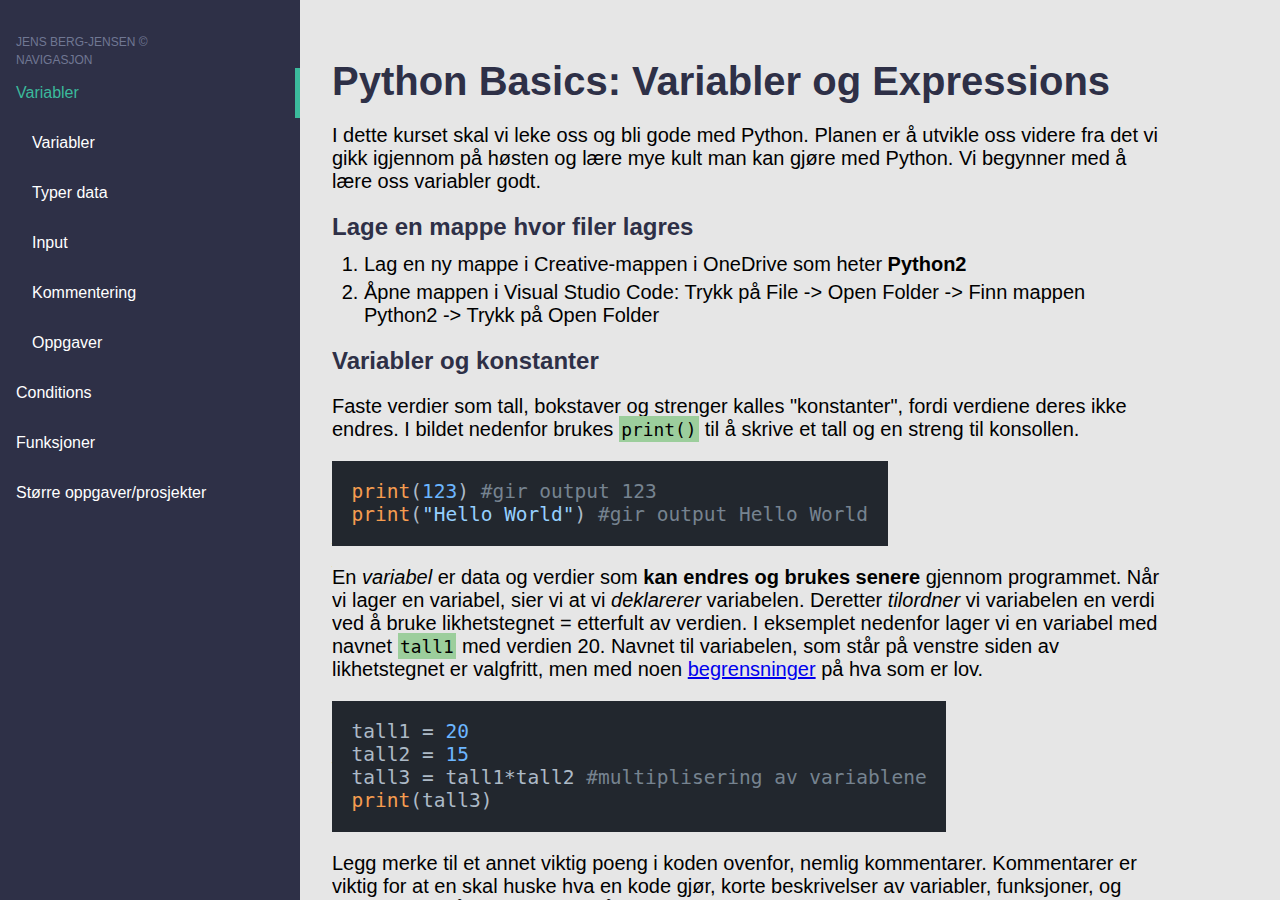
<file: kurs/variablerside.html>
<!DOCTYPE html>
<html lang="en">
    <head>
        <meta charset="utf-8">
        <meta name="viewport" content="width=device-width, initial-scale=1" />
        <meta name="author" content="Developer: Jens Georg Berg-Jensen" />
        <title>Python | Variabler</title>
        <link rel="stylesheet" href="../styles/style.css">
        <link rel="stylesheet" href="../styles/sidebar.css">
        <link rel="stylesheet" href="../styles/content.css">
        <link rel="stylesheet" href="../styles/highlight/styles/github-dark-dimmed.min.css">
    </head>
    <body>
        
    <div id="container">
        <div class="menu-toggle">
            <div class="hamburger">
                <span></span>
            </div>
        </div>

        <aside class="sidebar">
            <span class="menutitle">Jens Berg-Jensen &#169;</span><br>

            <span class="menutitle">Navigasjon</span>  
            <nav class="menu">
                <ul>
                    <li><a href="variablerside.html" class="menu-item is-active">Variabler</a>
                        <ul>
                            <li><a href="#variabler" class="menu-item-sub">Variabler</a></li>
                            <li><a href="#typerdata" class="menu-item-sub">Typer data</a></li>
                            <li><a href="#input" class="menu-item-sub">Input</a></li>
                            <li><a href="#kommentarer" class="menu-item-sub">Kommentering</a></li>
                            <li><a href="#oppgaver" class="menu-item-sub">Oppgaver</a></li>
                        </ul>
                    </li>
                    <li><a href="conditionsside.html" class="menu-item">Conditions</a></li>
                </ul>
                <a href="funksjoner.html" class="menu-item">Funksjoner</a>
                <a href="prosjekter.html" class="menu-item">Større oppgaver/prosjekter</a>
            </nav>
        </aside>
        <main class="content">
            <div class="inner">
            <header>
                <span class="headertitle">Python Basics: Variabler og Expressions</span>
                <span class="headertext">I dette kurset skal vi leke oss og bli gode med Python. Planen er å utvikle oss videre fra det vi gikk igjennom på høsten
                    og lære mye kult man kan gjøre med Python. Vi begynner med å lære oss variabler godt.
            </span>
            </header>
            <section> <!-- Mappelagring -->
                <span class="paragraph-header">Lage en mappe hvor filer lagres</span>
                <ol class = "nummerliste">
                    <li>Lag en ny mappe i Creative-mappen i OneDrive som heter <b>Python2</b></li>
                    <li>Åpne mappen i Visual Studio Code: Trykk på File -> Open Folder -> Finn mappen Python2 -> Trykk på Open Folder</li>
                </ol> 
            </section>
            <section id="variabler"> 
                <span class="paragraph-header">Variabler og konstanter</span>
                <span class = "text">Faste verdier som tall, bokstaver og strenger kalles "konstanter", fordi verdiene deres ikke endres. I bildet nedenfor
                        brukes <code>print()</code> til å skrive et tall og en streng til konsollen.
                </span>
<pre><code class="language-Python">print(123) #gir output 123
print("Hello World") #gir output Hello World</code></pre>
                <span class="text">En <em>variabel</em>  er data og verdier som <b>kan endres og brukes senere</b> gjennom programmet.
                Når vi lager en variabel, sier vi at vi <em>deklarerer</em> variabelen. Deretter <em>tilordner</em> vi variabelen en verdi ved å bruke likhetstegnet = etterfult 
                av verdien. I eksemplet nedenfor lager vi en variabel med navnet <code>tall1</code> med verdien 20. Navnet til variabelen, 
                som står på venstre siden av likhetstegnet er valgfritt, men med noen <a href="https://www.w3schools.com/python/gloss_python_variable_names.asp">begrensninger</a> på 
                hva som er lov. 
                </span>
<pre><code class="language-python">tall1 = 20
tall2 = 15
tall3 = tall1*tall2 #multiplisering av variablene
print(tall3)</code></pre>
                <span class="text">
                    Legg merke til et annet viktig poeng i koden ovenfor, nemlig kommentarer. Kommentarer er viktig for at en skal huske hva en kode
                    gjør, korte beskrivelser av variabler, funksjoner, og legges til ved å skrive #. Det står mer om kommentering nedenfor. 
                    <br><br>Det er mulig å gi flere variabler samme verdi på samme linje, eller deklarere to variabler til ulike verdier på en linje.  
                </span>
<pre><code class="language-python">a=b=c=1 #lager variabler a, b og c, alle med verdi 1
tall, setning = 2, "Hello World"  #variabel tall = 2 og setning = "Hello World"
</code></pre>
                <span class="text">
                Vi så ovenfor at man kan gjøre multiplisering i Python. Man kan gjøre de fleste matematiske operasjoner i Python
                på akkurat samme måte som i vanlig matte. 
                </span>
                <img class = "operatorer" src="../img/operatorer.png">
                <span class="text">
                Lag en kalkulator som gjør alle de vanlige matematiske operasjonene ovenfor, og skriver det ut til konsollen. Rest-operatoren % er den vanskeligste å forstå seg på, og krever
                muligens at man googler litt.
                </span>
                
            </section>
            <section id="typerdata">
                <span class="paragraph-header">Typer data</span>
                <span class="text">I mange programmeringsspråk må man presisere hva slags variabel vi har med å gjøre. Det trenger man 
                    ikke i Python - variablene blir det vi gjør dem til. Variabelen <code>tall</code> som vi lagde ovenfor blir et heltall (int), men det kunne også 
                    vært et desimaltall (float) hvis vi hadde skrevet <code>tall = 2.0</code> eller <code>tall=float(2)</code>.
                     Det finnes mange forskjellige typer data. De mest kjente er 
                </span>
                <ul class="unummerliste">
                    <li>Heltall (<b>integer</b>). Eksempel: 10</li>
                    <li>Desimaltall (<b>float</b>). Eksempel: 10.5</li>
                    <li>Tekst-streng (<b>string</b>). Eksempel: "Hello World"</li>
                    <li>Boolean (noe som er <b>true</b> eller <b>false</b>). Eksempel: Er fisk et dyr: True</li>
                </ul>
                <span class="text">
                    Python er smart, og klarer å gjenkjenne hva slags type data vi jobber med. Vi kan 
                    se hvordan det fungerer i bildet nedenfor. Når to tall plusses sammen så får vi 
                    summen. Når to strenger plusser sammen, så legges de sammen i en streng. Dette fungerer
                    så lenge det er to verdier av <i>samme type</i> som legges sammen. 
                </span>
                <pre><code class="language-bash">print(3+5) #gir output 8
print("Hello "+"world") #gir output Hello World
</code></pre>
                
                <span class="text">
                    Noen ganger har man behov for å konvertere mellom datatypene. Hvis du har lyst til at et int skal bli et float, eller vil gjøre en streng som inneholder
                    tall til et int, så kan du det. Det siste er spesielt viktig hvis du har lyst til å gjøre matematiske operasjoner på tallene dine.
                </span>
                <pre><code class="language-bash">tall = 23
tall = float(23)
print(tall) #gir output 23.0 (blitt desimaltall)

tallstreng = "3"
print(3*tallstreng) #gir output 333

tallint = int(tallstreng)
print(3*tallint) #gir output 27</code></pre>
                <span class="text"><span style="color: brown; font-weight: bold;">Oppgave:</span> Prøv å legg sammen data av type streng
                    sammen med data av typen tall i Python: Hva skjer? Hvorfor tror du det er slikt?</span>
                    </span>
                    <button id ="solutionbutton" onclick="showSolution()" type="button">Løsning</button>
                    <div id = "solution">
                        <span class="text" style="color:white;">Det som skjer når du prøver å legge sammen en streng og et tall i Python, er at du får
                            en feilmelding som sier <br><br><code style="background-color:black">TypeError: unsupported operand type(s) for +: 'int' and 'str'</code>.<br><br>Det betyr
                            at det ikke går an å bruke operatoren + til å legge sammen en dataverdi av typen int og en dataverdi av typen str.
                        </span>
                    </div>
            </section>
            <section id="input">
                <span class="paragraph-header">Input</span>
                <span class="text">
                    Input er en innebygd funksjon i Python som gir en bruker mulighet til å skrive inn informasjon i konsollen. 
                    Typisk bruk er at man lager et program som stiller et spørsmål til en bruker, slik som "Hva heter du?", og deretter 
                    venter på at noen skal skrive navnet sitt inn i konsollen. Hvis man vil, kan man lagre det navnet brukeren skriver 
                    som en variabel. Det har vi gjort i koden nedenfor, og laget to variabler basert på input. 
                    </span>
<pre><code class="language-python">navn = input("Hvem er du? ")
tall = input("Skriv inn et tall: ")
tall = int(tall) #eventuelt: tall=int(input("Skriv inn et tall: "))
</code></pre>
                    <span class="text">
                    Når man bruker input, så får man alltid data av typen string. I koden ovenfor blir både <code>navn</code> og <code>tall</code> 
                    lagret som strenger. Har man lyst til å bruke inputen fra brukeren til å gjøre matematiske beregninger, så
                    må man konverte resultatet fra input til et tall, så må vi konvertere stringen til et 
                    nummer
                </span>
            </section>
            <section id="kommentarer">
                <span class="paragraph-header">Kommentering i Python</span>
                <span class="text">
                    Vi kan kommentere i Python ved å bruke #. Da blir alt etter #-en ignorert når Python kjøres. Det er mange gode grunner til å kommentere ting i Python.
                </span> 
                <ul class="unummerliste">
                    <li>Forklare hva en sekvens av koden gjør</li>
                    <li>Dokumentere hvem som har skrevet en spesifikk del av en kode (for samarbeid)</li>
                    <li>For å "skru av" en spesifikk del av koden din, ofte brukt når man har en error i 
                        koden man ikke greier å finne umiddelbart (bugfixing)</li>
                </ul>
                <pre><code class="language-python">#Få navnet til en fil, og åpne filen
name = input("Enter file: ")
data = open(name, "r")

#telle opp antall ord i filen
counts = dict()
for line in data:
    words=line.split()
    for word in words:
        counts[word] = counts.get(word, 0)+1

#printer liste med ord og hvor mange av hver
print(counts)</code></pre>
                <span class="text">
                    Dersom man skal kommentere over flere linjer, kan du bruke triple anførselstegn før og etter kommentaren. Det kan
                    være lurt både dersom man skal skrive en lang setning på flere linjer som kommentar, eller dersom man bugfixer. Da kan
                    man ignorere kjøring av kode, og finne ut hvor feilen dukker opp først. 
                </span>
<pre><code class="language-python">"""
Program som regner ut hva farten til en gjenstand har vært, 
gitt tilbakelagt strekning s og tid t. 

Vi lar strekning og tid være skrevet som input i konsollen.
"""

s = float(input("Skriv strekning i meter: ")) # strekning i meter
t = float(input("Skriv inn en tid: ")         # tid i sek

v = s/t         # fart i m/s
print(f"Farten er {v} m/s") 
</code></pre>
            </section>
            <section id="oppgaver">
                <span class="paragraph-header">Oppgaver</span>
                <span class = "text">Generelt når det gjelder oppgavene, så skal det du gjør og det 
                sekvenser av koden gjør kommenteres med #. Ser enkelt ut? Gå rett til oppgave 1.7.
                <br>

                </span>

                <span class = "task-header">Oppgave 1.1</span>
                <span class = "text">
                    Lag to variabler og legg sammen to verdier. Skriv passende tekst sammen med utskriften av svaret.
                </span>
                <span class = "task-header">Oppgave 1.2</span>
                <span class = "text">
                    Gang sammen to tall. Bruk så mange variabler som du tenker kan være lurt, og skriv i kommentarer i koden hvorfor du har gjort det.                </span>
                
                <span class = "task-header">Oppgave 1.3</span>
                <span class = "text">
                    Hent inn en streng fra brukeren som du skriver ut tre ganger.
                </span>

                <span class = "task-header">Oppgave 1.4</span>
                <span class = "text">
                    Hent inn tre temperaturer fra brukeren og finn gjennomsnittet av de. 
                    Skriv ut passende tekst og resultat i konsollen.                
                </span>
                <span class = "task-header">Oppgave 1.5</span>
                <span class = "text">
                    Lag et program som konverterer en temperatur fra Celsius til Fahrenheit. Programmet skal spørre brukeren 
                    om en temperatur i Celsius, og konverte temperaturen til Celsius ved å bruke formelen: Fahrenheit = (9/5)*Celsius + 32. 
                    Deretter skal programmet printe ut den konverterte temperaturen.                  
                </span>
                <span class = "task-header">Oppgave 1.6</span>
                <span class = "text">
                    
                    Lag en enkel kalkulator som tar inn tall fra brukeren og som legger de sammen. Skriv kommentarer i koden din. La så brukeren bestemme selv om de vil legge til enda et tall, eller ikke. 
                    Skriv ut fornuftige ting i konsollen, og bruk den korteste skrivemåten du får til.
                </span>

                <span class = "task-header">Oppgave 1.7</span>
                <span class = "text">
                    Lag en fleksibel kalkulator som kan regne mange forskjellige regnearter, og kan skrive tall ut på vitenskapelig notasjon dersom brukeren ønsker det. 
                    Bruk funksjoner dersom du kan det fra før av (funksjoner er et tema som kommer senere, dersom du ikke kan det). 
                    Brukeren skal i starten av programmet kunne angi hvor mange siffer de ønsker etter komma, og kalkulatoren skal tilpasse seg.                
                </span>
                
            </section>
        </main>
    </div>

    <script src="../index.js"></script>
    <script src="../styles/highlight/highlight.min.js"></script>
    <script>hljs.highlightAll();</script>
</body>
</html>
</file>
<file: styles/style.css>
* {
    margin: 0;
    padding: 0;
    box-sizing: border-box;
}

#container {
    display: flex;
    /*min-height: 100vh;*/
    height: 100%;
}
</file>
<file: styles/sidebar.css>
.menu-toggle {
	display: none;
	position: fixed;
	top: 2rem;
	right: 2rem;
	width: 60px;
	height: 60px;
	border-radius: 99px;
	background-color: #2e3047;
	cursor: pointer;
}

.hamburger {
	position: relative;
	top: calc(50% - 2px);
	left: 50%;
	transform: translate(-50%, -50%);
	width: 32px;
}

.hamburger > span,
.hamburger > span::before,
.hamburger > span::after {
  display: block;
  position: absolute;
  width: 100%;
  height: 4px;
  border-radius: 99px;
  background-color: #FFF;
  transition-duration: .25s;
}

.hamburger > span::before {
  content: '';
  top: -8px;
}
.hamburger > span::after {
  content: '';
  top: 8px;
}
.menu-toggle.is-active .hamburger > span {
  transform: rotate(45deg);
}
.menu-toggle.is-active .hamburger > span::before {
  top: 0;
  transform: rotate(0deg);
}
.menu-toggle.is-active .hamburger > span::after {
  top: 0;
  transform: rotate(90deg);
}

/* Sidebar CSS */

.sidebar {
	flex: 1 0 10%;
	max-width: 300px;
	padding: 2rem 1rem;
	background-color: #2e3047;

}

.sidebar .menutitle {
	color: #707793;
	font-size: 0.75rem;
	text-transform: uppercase;
	margin-bottom: 0.5em;
}

.sidebar .menu {
	margin: 0 -1rem;
}


.sidebar .menu .menu-item {
	display: block;
	padding: 1em;
	color: #FFF;
	text-decoration: none;
	transition: 0.2s linear;
}

.sidebar .menu .menu-item-sub {
	display: block;
	padding: 1em;
	padding-left: 2em;
	color: #FFF;
	text-decoration: none;
	transition: 0.2s linear;

}

.sidebar .menu .menu-item:hover,
.sidebar .menu .menu-item-sub:hover,
.sidebar .menu .menu-item.is-active {
	color: #3bba9c;
	border-right: 5px solid #3bba9c;
}

@media (max-width: 1024px) {
	.sidebar {
		max-width: 200px;
	}
}

@media (max-width: 768px) {
	.menu-toggle {
		display: block;
	}

	.sidebar {
		position: fixed;
		top: 0;
		left: -300px;
		height: 100vh;
		width: 100%;
		max-width: 300px;
		transition: 0.2s linear;
	}

	.sidebar.is-active {
		left: 0;
	}
}
</file>
<file: styles/content.css>
body {
  background-color: hsl(0deg, 0%, 90%);
  overflow: hidden;
  height: 100vh;
  font-family: Arial, Helvetica, sans-serif;
}

/*CONTENT CSS-STYLING*/
.content {
  flex: 1 1 0;
  padding: 2rem;
  overflow-y: auto;
}
.content .inner {
  max-width: 65vw;
}
.content header .headertitle {
  display: block;
  color: #2e3047;
  font-size: 2.5rem;
  margin-top: 0.67em;
  margin-bottom: 1rem;
  font-weight: bold;
}
.content .headertext {
  display: block;
  margin-top: 1em;
  margin-bottom: 1em;
  color: black;
  font-size: 1.25em;
  font-weight: 400;
}
.content .paragraph-header, .content .project-header {
  color: #2e3047;
  display: block;
  font-size: 1.5em;
  margin-top: 0.5em;
  margin-bottom: 0.75rem;
  font-weight: bold;
}
.content .text, .content .definition {
  display: block;
  margin-top: 1em;
  margin-bottom: 1em;
  color: black;
  font-size: 1.25em;
  font-weight: 400;
}
.content .definition {
  background-color: #2e3047;
  color: #FFF;
  padding: 10px;
  border: 2px solid black;
  border-radius: 10px;
}
.content .nummerliste, .content .unummerliste {
  color: black;
  font-size: 1.25em;
  font-style: normal;
  text-align: left;
  margin-left: 2rem;
  font-weight: 400;
  margin-bottom: 1em;
}
.content .nummerliste li, .content .unummerliste li {
  list-style-position: outside;
}
.content .nummerliste li:not(:last-child), .content .unummerliste li:not(:last-child) {
  margin-bottom: 5px;
}
.content img {
  height: auto;
  width: auto;
  max-width: 600px;
  max-height: 600px;
  border: 2px solid #2e3047;
}
.content .operatorer {
  width: 300px;
}
.content .newfoto {
  height: 70%;
  width: 70%;
  max-height: 70vh;
  max-width: 70vw;
  border: 2px solid #2e3047;
}
.content .twopictures {
  display: flex;
  flex-direction: row;
  justify-content: center;
  align-items: center;
}
.content .twopictures img {
  height: 280px;
  margin-left: 5px;
  margin-right: 5px;
}

#solutionbutton {
  background-color: #2e3047;
  color: white;
  font-size: 0.75em;
  border: none;
  display: block;
  margin-top: 1em;
  margin-bottom: 1em;
  margin-left: 2px;
  min-height: 30px;
  min-width: 120px;
  border: 2px solid #2e3047;
  border-radius: 8px;
}

#solution {
  display: none;
  background-color: #2e3047;
  border: 2px solid #2e3047;
  border-radius: 8px;
  padding: 10px;
}

.solution-text {
  color: white;
}

code {
  background-color: rgb(156, 206, 156);
  font-size: 1.1em;
  padding: 2.5px;
}

.content .task-header {
  color: var(--sectiontitlecolor);
  display: block;
  font-size: 1.25em;
  font-weight: bold;
  margin-top: 2rem;
}

@media (max-width: 1024px) {
  .sidebar {
    max-width: 200px;
  }
  .content {
    max-width: 100vw;
  }
  .content .twopictures img {
    width: 250px;
    height: 250px;
  }
}
@media (max-width: 768px) {
  .content {
    padding-top: 8rem;
    max-width: 100vw;
  }
  .inner {
    max-width: initial !important;
    width: auto;
  }
  .sidebar.is-active {
    left: 0;
  }
  img {
    width: 50%;
  }
  .content .twopictures {
    flex-direction: column;
  }
  .content .twopictures img {
    margin-top: 5px;
    width: 300px;
    height: 300px;
  }
}/*# sourceMappingURL=content.css.map */
</file>
<file: styles/styles.css>
body {
    background-color: #393737;
    padding-left: 30px;
    padding-right: 30px;
    font-family: "Lucida Grande", "Lucida Sans Unicode", "Lucida Sans", Geneva, Verdana, sans-serif;    
}



#container {
    width:60vw;
    height: 100vh;
    display: flex;
    flex-direction: column;
    margin-left: auto;
    margin-right: auto;
    box-sizing: border-box;
}

#container div {
    margin-bottom: 20px;
}

.header {
    display: flex;
    flex-direction: column;

}

.headertext {
    color: rgb(153, 168, 22);
    font-size: 36px; font-style: normal; 
    font-variant: normal; font-weight: 700; 
    margin-bottom: 10px;
}

.text {
    color: white;
    font-size: 18px; 
    font-style: normal; 
    font-variant: normal;
    line-height: 1.6em;
    text-align: left;
}

.paragraph-header {
    color: orange;
    font-size: 30px; font-style: normal; 
    font-variant: normal; font-weight: 700;
    display: flex;
    flex-direction: column;
    margin-bottom: 10px;
}

.task-header {
    color: greenyellow;
    font-size: 20px; font-style: normal; 
    font-variant: normal; font-weight: 700;
    display: flex;
    flex-direction: column;
    margin-bottom: 10px;
    margin-top: 25px;
}

.nummerliste li{
    color: white;
    font-size: 18px; 
    font-style: normal; 
    font-variant: normal;
    line-height: 1.6em;
    text-align: left;
}


.unummerliste li {
    list-style: none; /* Remove default bullets */
    color: white;
    font-size: 18px; 
    font-style: normal; 
    font-variant: normal;
    line-height: 1.6em;
    text-align: left;
  }

a {
    color: yellowgreen;
}

.unummerliste  li::before {
    content: "\2022";  /* Add content: \2022 is the CSS Code/unicode for a bullet */
    color: white; /* Change the color */
    font-weight: bold; /* If you want it to be bold */
    display: inline-block; /* Needed to add space between the bullet and the text */
    width: 1em; /* Also needed for space (tweak if needed) */
    margin-left: -1em; /* Also needed for space (tweak if needed) */
}

.section{
    display: inline-block;
    
}

.section .kode, .operatorer{
    display: block;
    height: 100px;

    margin: 25px 0px;
    border:2px solid black;
}

.operatorer {
    height:14vw;
}


#solution {
    display:none;
    background-color: white;
    border: 3px solid black;
    border-radius: 8px;
    padding: 10px;
}

.solution-text {
    color: black;
}

code {
    color: yellowgreen;
}
</file>
<file: styles/highlight/styles/github-dark-dimmed.min.css>
pre code.hljs{display:block;overflow-x:auto;padding:1em}code.hljs{padding:3px 5px}/*!
  Theme: GitHub Dark Dimmed
  Description: Dark dimmed theme as seen on github.com
  Author: github.com
  Maintainer: @Hirse
  Updated: 2021-05-15

  Colors taken from GitHub's CSS
*/.hljs{color:#adbac7;background:#22272e; 
  margin-top: 1em;
  margin-bottom: 1em;
  font-size: 1.5em;
  width: fit-content;
}
.hljs-doctag,.hljs-keyword,.hljs-meta .hljs-keyword,.hljs-template-tag,.hljs-template-variable,.hljs-type,.hljs-variable.language_{color:#f47067}
.hljs-title,.hljs-title.class_,.hljs-title.class_.inherited__,.hljs-title.function_{color:#dcbdfb}
.hljs-attr,.hljs-attribute,.hljs-literal,.hljs-meta,.hljs-number,.hljs-operator,.hljs-selector-attr,.hljs-selector-class,.hljs-selector-id,.hljs-variable{color:#6cb6ff}
.hljs-meta .hljs-string,.hljs-regexp,.hljs-string{color:#96d0ff}
.hljs-built_in,.hljs-symbol{color:#f69d50}
.hljs-code,.hljs-comment,.hljs-formula{color:#768390}
.hljs-name,.hljs-quote,.hljs-selector-pseudo,.hljs-selector-tag{color:#8ddb8c}
.hljs-subst{color:#adbac7}
.hljs-section{color:#316dca;font-weight:700}
.hljs-bullet{color:#eac55f}
.hljs-emphasis{color:#adbac7;font-style:italic}
.hljs-strong{color:#adbac7;font-weight:700}
.hljs-addition{color:#b4f1b4;background-color:#1b4721}
.hljs-deletion{color:#ffd8d3;background-color:#78191b}
</file>
